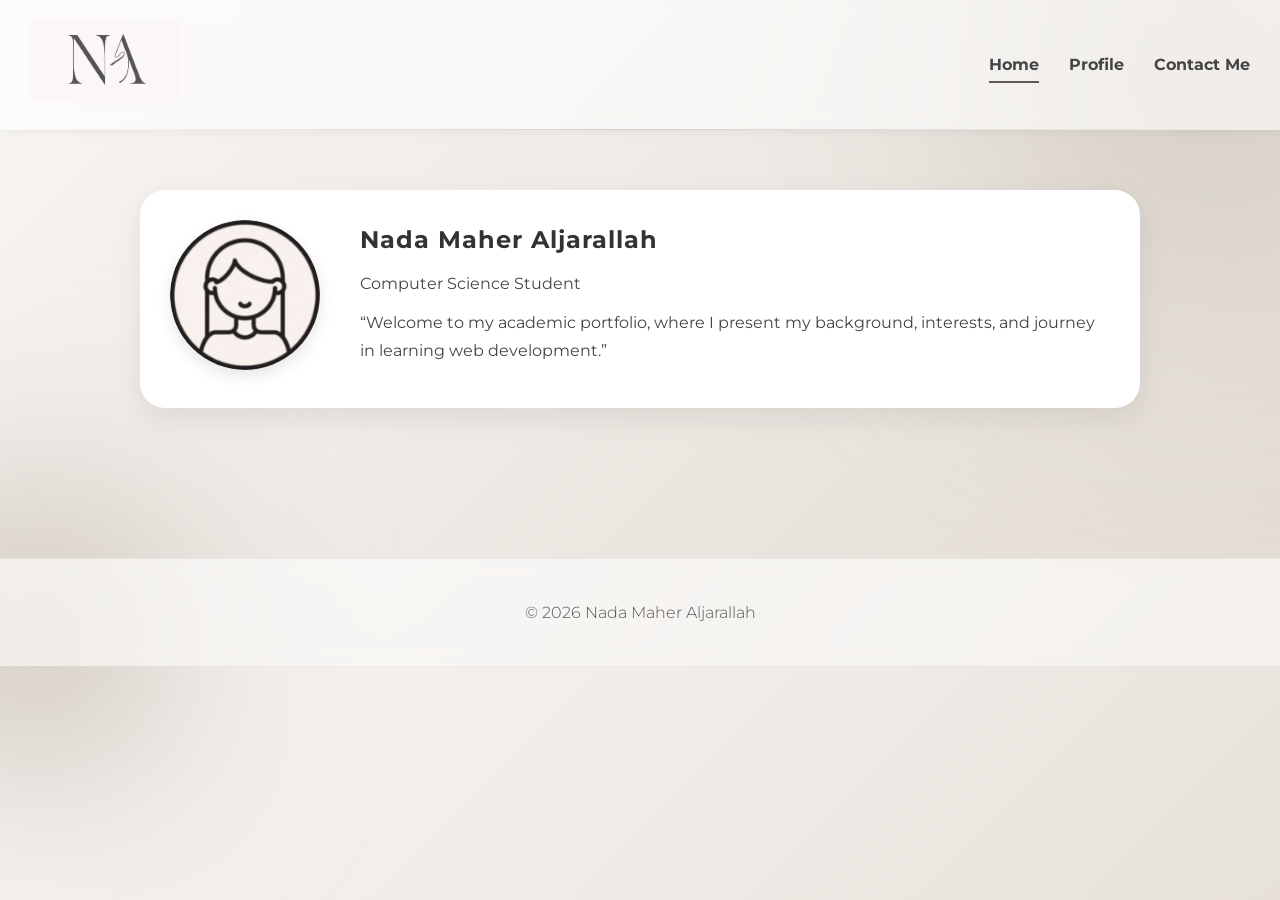
<file: index.html>
<!DOCTYPE html>
<html lang="en">
<head>
<meta charset="UTF-8">
<meta name="viewport" content="width=device-width, initial-scale=1.0">
<title>Home</title>
<link href="https://fonts.googleapis.com/css2?family=Montserrat:wght@300;400;700&display=swap" rel="stylesheet">
<link rel="stylesheet" href="style.css">
</head>

<body>

<header class="header">
<div class="logo">
<img src="logo.jpg" alt="Nada Maher Logo">
</div>

<nav aria-label="Main Navigation">
<a href="index.html" class="active">Home</a>
<a href="profile.html">Profile</a>
<a href="contact.html">Contact Me </a>
</nav>
</header>

<main>

<section class="hero" aria-label="Introduction">

<div class="left">
<img src="photo_441500071.jpg" alt="Nada Maher profile photo">
</div>

<div class="right">
<h1>Nada Maher Aljarallah</h1>
<p>Computer Science Student</p>
<p>
“Welcome to my academic portfolio, where I present my background, interests, and journey in learning web development.”
</p>
</div>

</section>

</main>

<footer>
<p>© 2026 Nada Maher Aljarallah</p>
</footer>

</body>
</html>
</file>
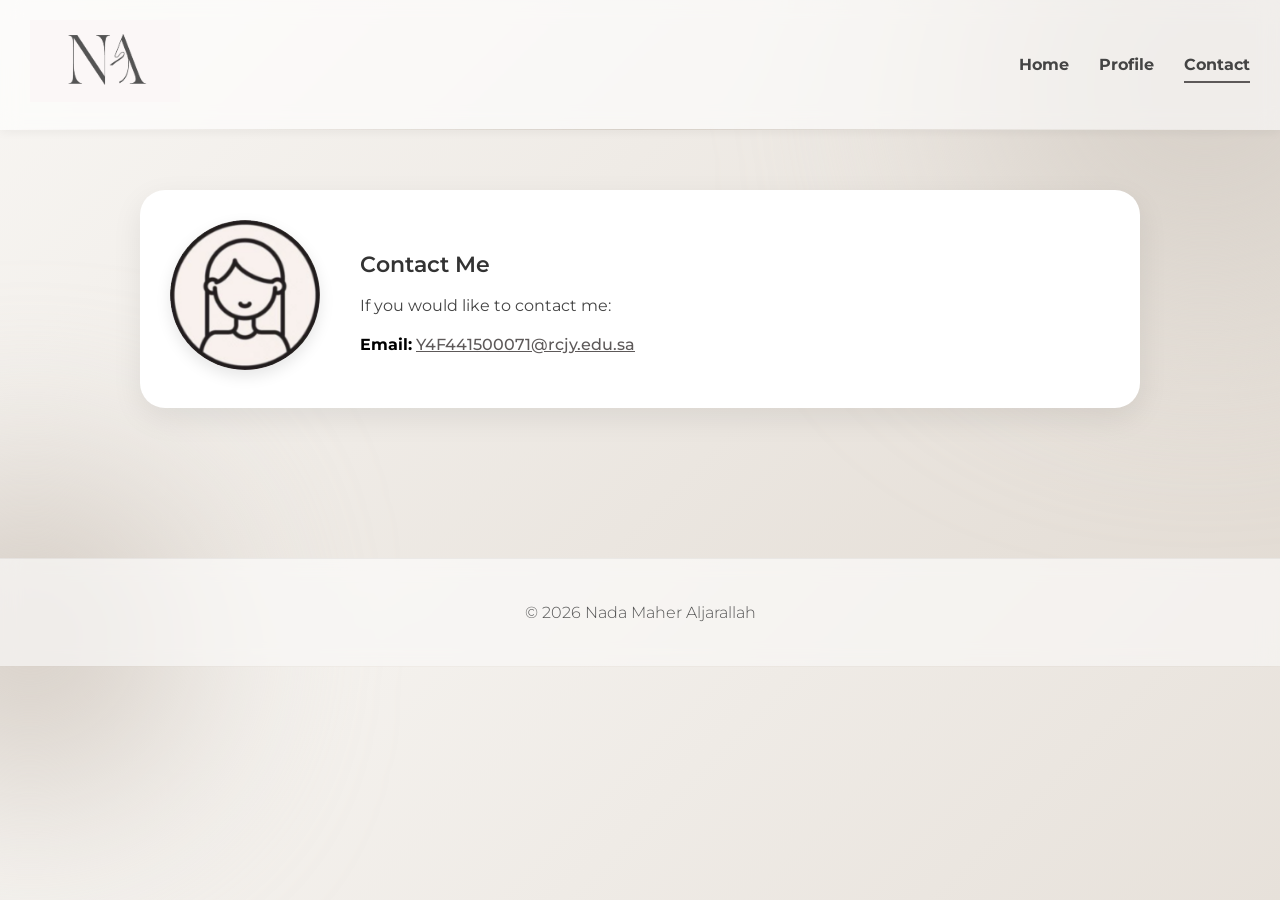
<file: contact.html>
<!DOCTYPE html>
<html lang="en">
<head>
<meta charset="UTF-8">
<meta name="viewport" content="width=device-width, initial-scale=1.0">
<title>Contact</title>
<link href="https://fonts.googleapis.com/css2?family=Montserrat:wght@300;400;700&display=swap" rel="stylesheet">
<link rel="stylesheet" href="style.css">
</head>

<body>

<header class="header">
<div class="logo">
<img src="logo.jpg" alt="Nada Maher Logo">
</div>

<nav aria-label="Main Navigation">
<a href="index.html">Home</a>
<a href="profile.html">Profile</a>
<a href="contact.html" class="active">Contact</a>
</nav>
</header>

<main>

<section class="hero" aria-label="Contact Information">

<div class="left">
<img src="photo_441500071.jpg" alt="Nada Maher profile photo">
</div>

<div class="right">
<h2>Contact Me</h2>
<p>If you would like to contact me:</p>
<p><strong>Email:</strong> 
<a href="mailto:Y4F441500071@rcjy.edu.sa">Y4F441500071@rcjy.edu.sa</a>
</p>

</section>

</main>

<footer>
<p>© 2026 Nada Maher Aljarallah</p>
</footer>

</body>
</html>
</file>
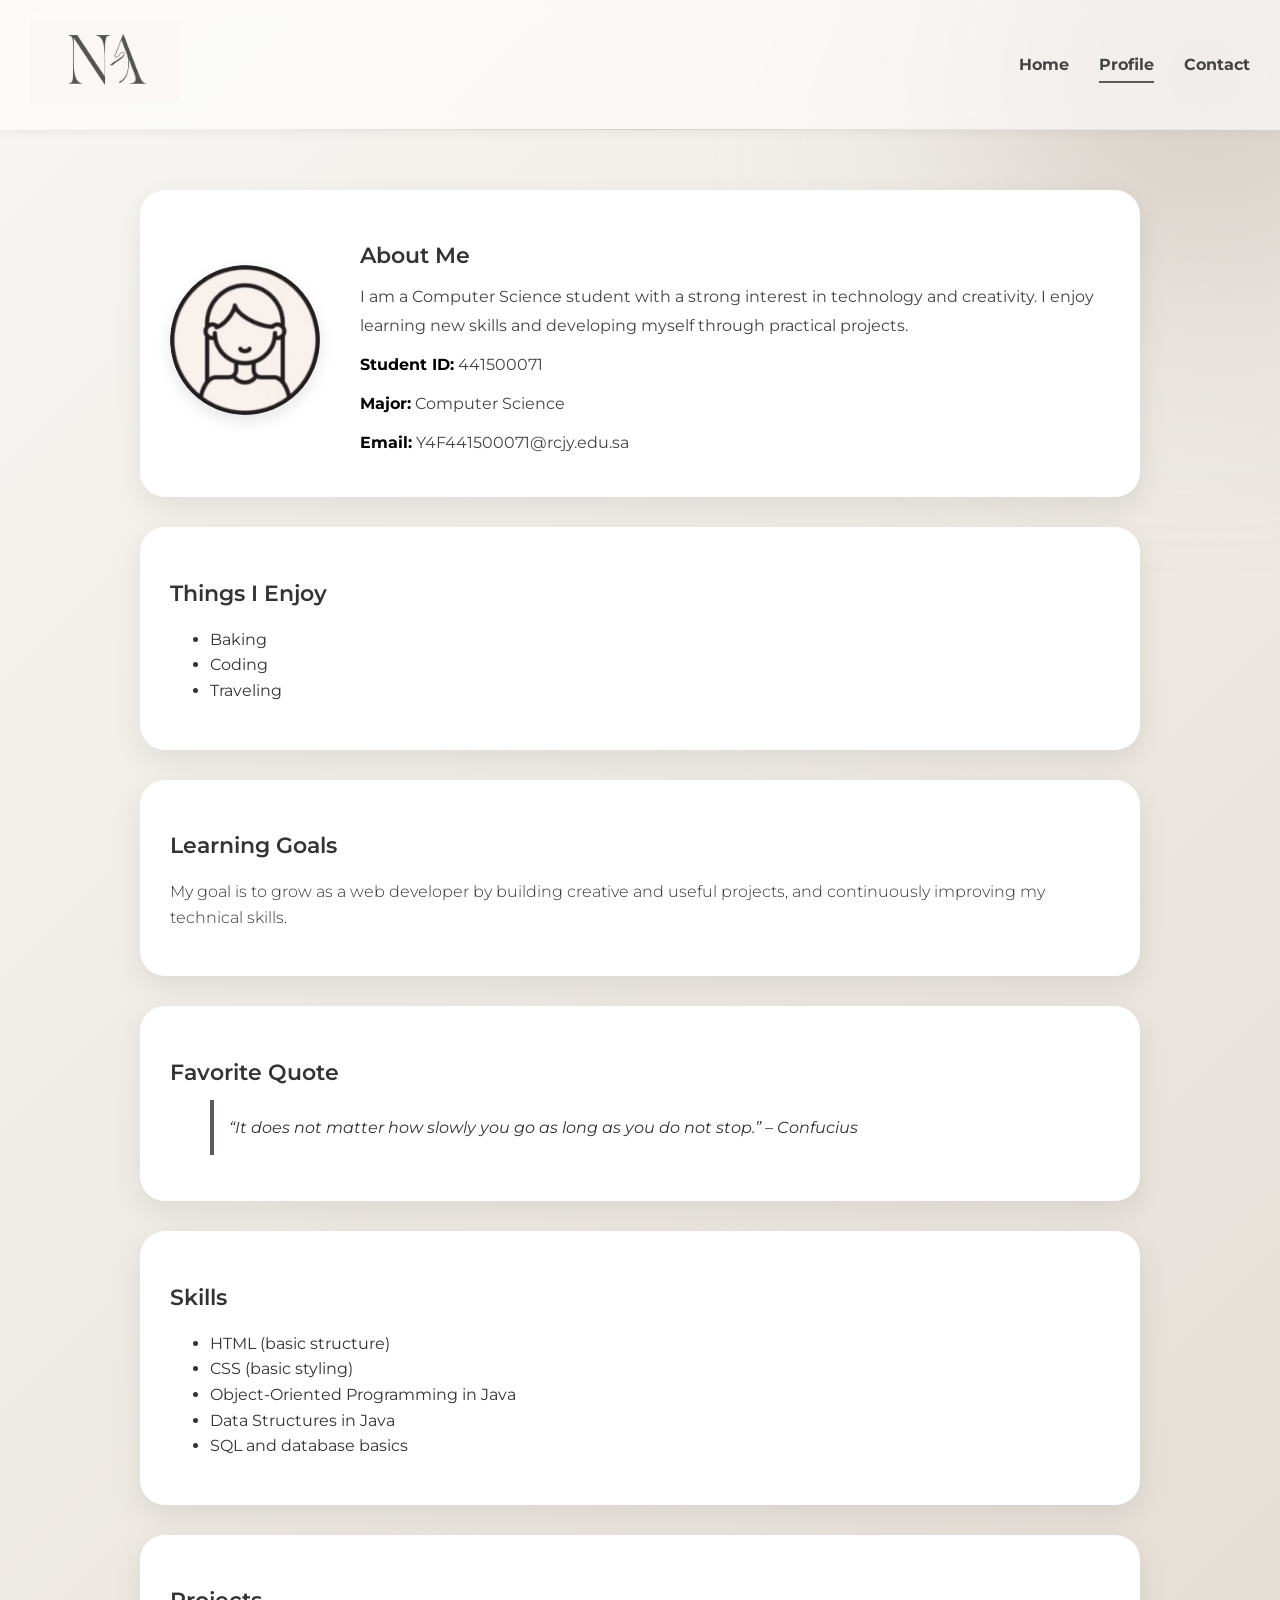
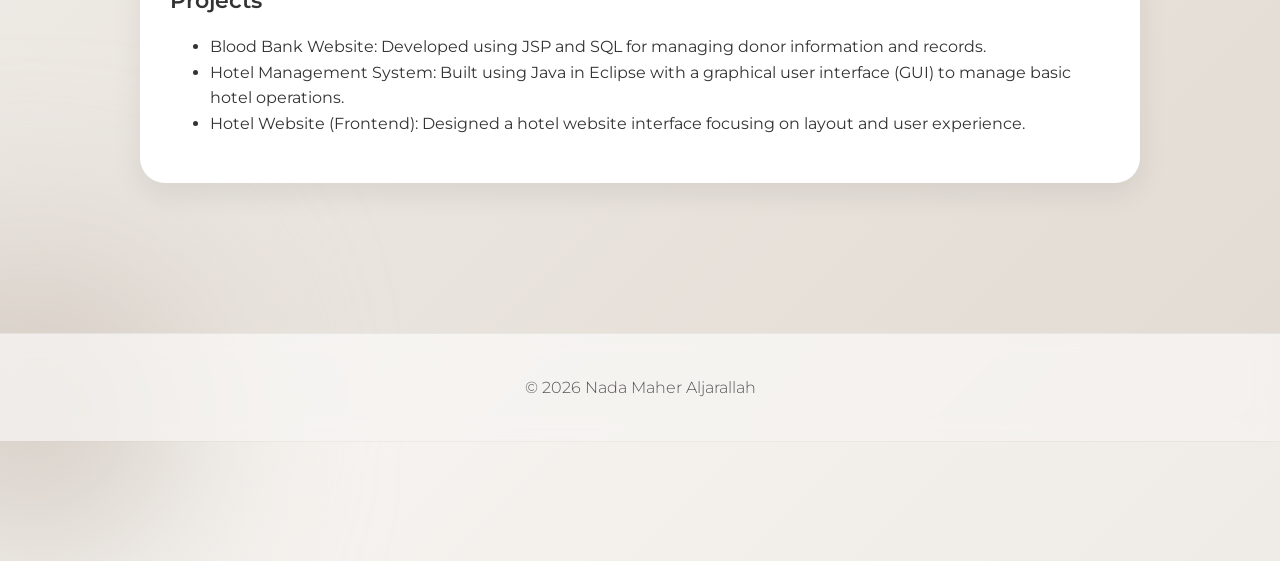
<file: profile.html>
<!DOCTYPE html>
<html lang="en">
<head>
<meta charset="UTF-8">
<meta name="viewport" content="width=device-width, initial-scale=1.0">
<title>Profile</title>
<link href="https://fonts.googleapis.com/css2?family=Montserrat:wght@300;400;700&display=swap" rel="stylesheet">
<link rel="stylesheet" href="style.css">
</head>

<body>

<header class="header">
<div class="logo">
<img src="logo.jpg" alt="Nada Maher Logo">
</div>

<nav aria-label="Main Navigation">
<a href="index.html">Home</a>
<a href="profile.html" class="active">Profile</a>
<a href="contact.html">Contact</a>
</nav>
</header>

<main>

<section class="hero" aria-label="About Me">

<div class="left">
<img src="photo_441500071.jpg" alt="Nada Maher profile photo">
</div>

<div class="right">
<h2>About Me</h2>
<p>
I am a Computer Science student with a strong interest in technology and creativity. I enjoy learning new skills and developing myself through practical projects.
</p>
<p><strong>Student ID:</strong> 441500071</p>
<p><strong>Major:</strong> Computer Science</p>
<p><strong>Email:</strong> Y4F441500071@rcjy.edu.sa</p>
</div>

</section>

<section aria-label="Interests">
<h2>Things I Enjoy</h2>
<ul>
<li>Baking</li>
<li>Coding</li>
<li>Traveling</li>
</ul>
</section>

<section aria-label="Learning Goals">
<h2>Learning Goals</h2>
<p>
My goal is to grow as a web developer by building creative and useful projects, and continuously improving my technical skills.
</p>
</section>

<section aria-label="Favorite Quote">
<h2>Favorite Quote</h2>
<blockquote>
“It does not matter how slowly you go as long as you do not stop.” – Confucius
</blockquote>
</section>

<section aria-label="Skills">
<h2>Skills</h2>
<ul>
<li>HTML (basic structure)</li>
<li>CSS (basic styling)</li>
<li>Object-Oriented Programming in Java</li>
<li>Data Structures in Java</li>
<li>SQL and database basics</li>
</ul>
</section>

<section aria-label="Projects">
<h2>Projects</h2>
<ul>
<li>Blood Bank Website: Developed using JSP and SQL for managing donor information and records.</li>
<li>Hotel Management System: Built using Java in Eclipse with a graphical user interface (GUI) to manage basic hotel operations.</li>
<li>Hotel Website (Frontend): Designed a hotel website interface focusing on layout and user experience.</li>
</ul>
</section>

</main>

<footer>
<p>© 2026 Nada Maher Aljarallah</p>
</footer>

</body>
</html>
</file>
<file: style.css>
body{
font-family: 'Montserrat', sans-serif;
font-weight:400;
margin:0;
background: linear-gradient(135deg, #f8f6f3, #e2dbd3);
line-height:1.6;
color:#333;
position:relative;
overflow-x:hidden;
}
body::before{
content:"";
position:absolute;
width:450px;
height:450px;
background:#d6cfc7;
border-radius:50%;
top:-150px;
right:-150px;
filter:blur(120px);
z-index:-1;
}
body::after{
content:"";
position:absolute;
width:300px;
height:300px;
background:#cfc6bd;
border-radius:50%;
bottom:-120px;
left:-120px;
filter:blur(100px);
z-index:-1;
}
h1{
font-weight:700;
}
h2{
font-weight:600;
}
section h2{
font-size:22px;
margin-bottom:10px;
}
p{
font-weight:300;
}
p strong{
font-weight:700;
color:#000;
}
.header{
display:flex;
justify-content:space-between;
align-items:center;
padding:20px 30px;
background: rgba(255, 255, 255, 0.6);
backdrop-filter: blur(10px);
-webkit-backdrop-filter: blur(10px);
box-shadow:0 2px 10px rgba(0,0,0,0.05);
position:sticky;
top:0;
z-index:1000;
}
.header::after{
content:"";
position:absolute;
left:0;
bottom:0;
width:100%;
height:1px;
background:linear-gradient(to right, transparent, #d6cfc7, transparent);
}
.logo img{
width:150px;
transition:0.3s;
}
.logo img:hover{
transform:scale(1.05);
}
nav{
display:flex;
gap:30px;
}
nav a{
text-decoration:none;
color:#444;
font-weight:bold;
position:relative;
transition:0.3s;
}
nav a:hover{
color:#000;
}
nav a::after{
content:"";
position:absolute;
width:0;
height:2px;
background:#5d5959;
left:0;
bottom:-5px;
transition:0.3s;
}
nav a:hover::after{
width:100%;
}
nav a.active::after{
width:100%;
}
main{
padding:60px 20px;
max-width:1000px;
margin:auto;
}
.hero,
section{
background:#ffffff;
padding:30px;
border-radius:25px;
box-shadow:0 10px 30px rgba(0, 0, 0, 0.08);
margin-bottom:30px;
}
.hero{
display:grid;
grid-template-columns:auto 1fr;
gap:40px;
align-items:center;
}
.left img{
width:150px;
height:150px;
border-radius:50%;
object-fit:cover;
background:#f0f0f0;
box-shadow:0 6px 15px rgba(0,0,0,0.1);
transition:0.4s;
}
.left img:hover{
transform:scale(1.08) rotate(1deg);
}
.right h1{
margin:0;
font-size:24px;
letter-spacing:1px;
}
.right p{
margin:10px 0 10px;
color:#444;
font-weight:400;
line-height:1.8;
}
.right a{
color:#5d5959;
text-decoration:underline;
font-weight:500;
}
.right a:hover{
color:#000;
}
section:hover{
transform:translateY(-4px);
box-shadow:0 12px 25px rgba(0,0,0,0.1);
}
blockquote{
background:#ffffff;
padding:15px;
border-left:4px solid #5d5959;
font-style:italic;
margin-top:10px;
}
footer{
background: rgba(255, 255, 255, 0.6);
backdrop-filter: blur(10px);
-webkit-backdrop-filter: blur(10px);
color:#555;
text-align:center;
padding:25px 20px;
margin-top:60px;
border-top:1px solid rgba(0,0,0,0.05);
}
::selection{
background:#d6cfc7;
color:#000;
}
@media (max-width: 768px){
.hero{
grid-template-columns: 1fr;
text-align: center;
}
nav{
flex-direction: column;
gap: 10px;
}
.logo img{
width: 120px;
}
main{
padding: 20px;
}
.left img{
width: 140px;
height:140px;
}
}
</file>
